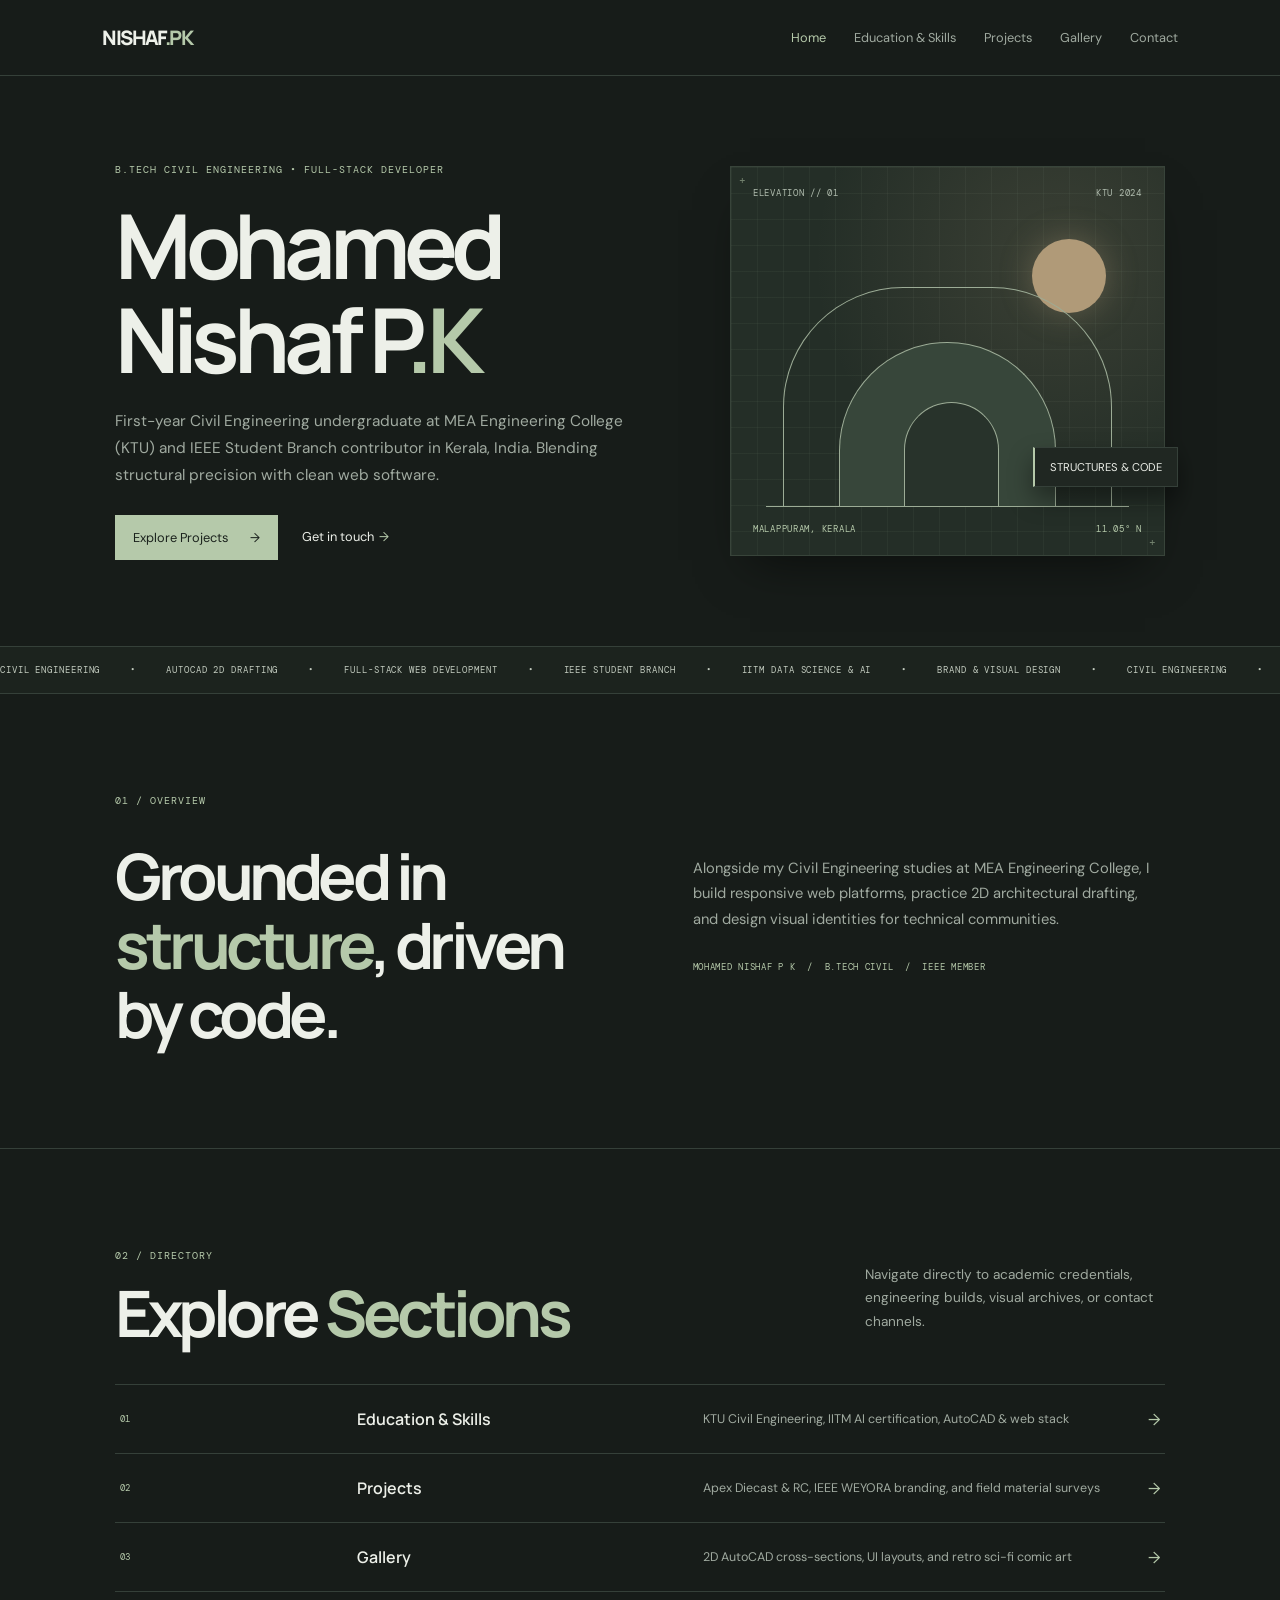
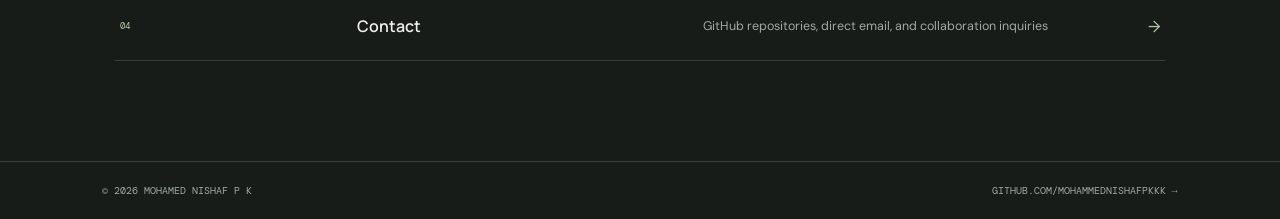
<file: index.html>
<!DOCTYPE html>
<html lang="en">
<head>
  <meta charset="UTF-8">
  <meta name="viewport" content="width=device-width, initial-scale=1.0">
  <title>Mohamed Nishaf P K — Civil Engineering & Web Portfolio</title>
  <link rel="stylesheet" href="style.css">
</head>
<body class="home-page">
  <div class="loader" id="loader">
    <div class="loader-mark">NPK<span>.</span></div>
    <p>LOADING PORTFOLIO</p>
    <div class="loader-track"><span></span></div>
  </div>

  <header>
    <a href="index.html" class="brand">NISHAF<span>.PK</span></a>
    <nav>
      <a href="index.html" class="active">Home</a>
      <a href="education.html">Education &amp; Skills</a>
      <a href="projects.html">Projects</a>
      <a href="gallery.html">Gallery</a>
      <a href="contact.html">Contact</a>
    </nav>
  </header>

  <main>
    <section class="home-hero">
      <div class="home-hero-copy reveal">
        <p class="eyebrow">B.TECH CIVIL ENGINEERING • FULL-STACK DEVELOPER</p>
        <h1>Mohamed Nishaf P<span>.K</span></h1>
        <p class="home-intro">First-year Civil Engineering undergraduate at MEA Engineering College (KTU) and IEEE Student Branch contributor in Kerala, India. Blending structural precision with clean web software.</p>
        <div class="home-actions">
          <a href="projects.html" class="button">Explore Projects <span>→</span></a>
          <a href="contact.html" class="home-text-link">Get in touch <span>→</span></a>
        </div>
      </div>

      <div class="home-art reveal" aria-hidden="true">
        <div class="home-art-top"><span>ELEVATION // 01</span><span>KTU 2024</span></div>
        <div class="home-sun"></div>
        <div class="home-arch home-arch-back"></div>
        <div class="home-arch home-arch-middle"></div>
        <div class="home-arch home-arch-front"></div>
        <div class="home-ground"></div>
        <div class="home-art-caption"><span>MALAPPURAM, KERALA</span><span>11.05° N</span></div>
        <div class="home-art-label">STRUCTURES &amp; CODE</div>
      </div>
    </section>

    <div class="ticker" aria-hidden="true">
      <div class="ticker-track">
        <span>CIVIL ENGINEERING</span><span>•</span>
        <span>AUTOCAD 2D DRAFTING</span><span>•</span>
        <span>FULL-STACK WEB DEVELOPMENT</span><span>•</span>
        <span>IEEE STUDENT BRANCH</span><span>•</span>
        <span>IITM DATA SCIENCE &amp; AI</span><span>•</span>
        <span>BRAND &amp; VISUAL DESIGN</span><span>•</span>
        <span>CIVIL ENGINEERING</span><span>•</span>
        <span>AUTOCAD 2D DRAFTING</span><span>•</span>
        <span>FULL-STACK WEB DEVELOPMENT</span><span>•</span>
        <span>IEEE STUDENT BRANCH</span><span>•</span>
        <span>IITM DATA SCIENCE &amp; AI</span><span>•</span>
        <span>BRAND &amp; VISUAL DESIGN</span><span>•</span>
      </div>
    </div>

    <section class="overview">
      <div class="section-width reveal">
        <p class="eyebrow">01 / OVERVIEW</p>
        <div class="overview-content">
          <h2>Grounded in <span>structure</span>, driven by code.</h2>
          <div>
            <p>Alongside my Civil Engineering studies at MEA Engineering College, I build responsive web platforms, practice 2D architectural drafting, and design visual identities for technical communities.</p>
            <p class="home-signature">MOHAMED NISHAF P K <span>/</span> B.TECH CIVIL <span>/</span> IEEE MEMBER</p>
          </div>
        </div>
      </div>
    </section>

    <section class="directory">
      <div class="section-width reveal">
        <div class="directory-heading">
          <div>
            <p class="eyebrow">02 / DIRECTORY</p>
            <h2>Explore <span>Sections</span></h2>
          </div>
          <p class="directory-note">Navigate directly to academic credentials, engineering builds, visual archives, or contact channels.</p>
        </div>

        <div class="directory-list">
          <a href="education.html" class="directory-card">
            <span class="directory-number">01</span>
            <span class="directory-title">Education &amp; Skills</span>
            <span class="directory-description">KTU Civil Engineering, IITM AI certification, AutoCAD &amp; web stack</span>
            <span class="directory-arrow">→</span>
          </a>
          <a href="projects.html" class="directory-card">
            <span class="directory-number">02</span>
            <span class="directory-title">Projects</span>
            <span class="directory-description">Apex Diecast &amp; RC, IEEE WEYORA branding, and field material surveys</span>
            <span class="directory-arrow">→</span>
          </a>
          <a href="gallery.html" class="directory-card">
            <span class="directory-number">03</span>
            <span class="directory-title">Gallery</span>
            <span class="directory-description">2D AutoCAD cross-sections, UI layouts, and retro sci-fi comic art</span>
            <span class="directory-arrow">→</span>
          </a>
          <a href="contact.html" class="directory-card">
            <span class="directory-number">04</span>
            <span class="directory-title">Contact</span>
            <span class="directory-description">GitHub repositories, direct email, and collaboration inquiries</span>
            <span class="directory-arrow">→</span>
          </a>
        </div>
      </div>
    </section>
  </main>

  <footer>
    <span>© 2026 MOHAMED NISHAF P K</span>
    <a href="https://github.com/mohammednishafpkkk" target="_blank">GITHUB.COM/MOHAMMEDNISHAFPKKK →</a>
  </footer>
  <script src="script.js"></script>
</body>
</html>
</file>
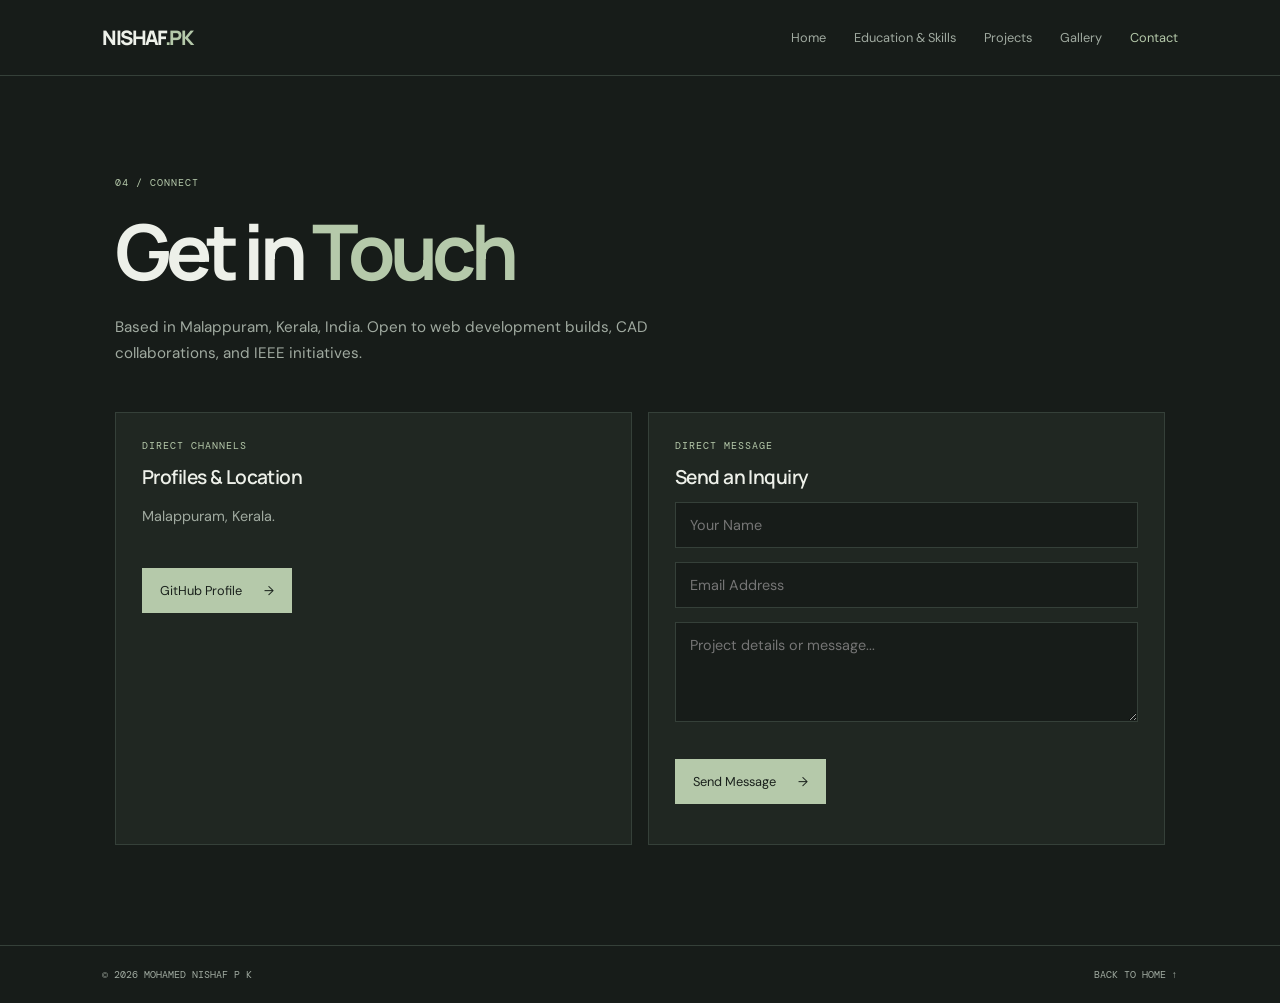
<file: contact.html>
<!DOCTYPE html>
<html lang="en">
<head>
  <meta charset="UTF-8">
  <meta name="viewport" content="width=device-width, initial-scale=1.0">
  <title>Contact — Mohamed Nishaf P K</title>
  <link rel="stylesheet" href="style.css">
</head>
<body>
  <div class="loader" id="loader">
    <div class="loader-mark">NPK<span>.</span></div>
    <p>LOADING CONTACT</p>
    <div class="loader-track"><span></span></div>
  </div>

  <header>
    <a href="index.html" class="brand">NISHAF<span>.PK</span></a>
    <nav>
      <a href="index.html">Home</a>
      <a href="education.html">Education &amp; Skills</a>
      <a href="projects.html">Projects</a>
      <a href="gallery.html">Gallery</a>
      <a href="contact.html" class="active">Contact</a>
    </nav>
  </header>

  <main class="page-wrap">
    <div class="reveal">
      <p class="eyebrow">04 / CONNECT</p>
      <h1>Get in <span>Touch</span></h1>
      <p class="intro">Based in Malappuram, Kerala, India. Open to web development builds, CAD collaborations, and IEEE initiatives.</p>
    </div>

    <div class="cards reveal">
      <div class="card">
        <p class="eyebrow">DIRECT CHANNELS</p>
        <h3>Profiles &amp; Location</h3>
        <p>Malappuram, Kerala.</p>
        <div style="margin-top: 20px;">
          <a href="https://github.com/mohammednishafpkkk" target="_blank" class="button">GitHub Profile <span>→</span></a>
        </div>
      </div>

      <form class="card" id="contact-form">
        <p class="eyebrow">DIRECT MESSAGE</p>
        <h3>Send an Inquiry</h3>
        <input type="text" name="name" class="form-field" placeholder="Your Name" required>
        <input type="email" name="email" class="form-field" placeholder="Email Address" required>
        <textarea rows="4" name="message" class="form-field" placeholder="Project details or message..." required></textarea>
        <button type="submit" id="send-btn" class="button" style="border:0; cursor:pointer;">Send Message <span>→</span></button>
        <p id="form-status" class="eyebrow" style="margin-top: 14px;"></p>
      </form>
    </div>
  </main>

  <footer>
    <span>© 2026 MOHAMED NISHAF P K</span>
    <a href="index.html">BACK TO HOME ↑</a>
  </footer>

  <script src="script.js"></script>
    <script src="script.js"></script>
  <script>
    const WORKER_URL = 'https://throbbing-darkness-d32d.aknnmwillback.workers.dev';

    document.getElementById('contact-form').addEventListener('submit', async function(e) {
      e.preventDefault();
      var btn = document.getElementById('send-btn');
      var status = document.getElementById('form-status');
      btn.innerHTML = 'Sending...';
      btn.disabled = true;

      try {
        var res = await fetch(WORKER_URL, {
          method: 'POST',
          headers: { 'Content-Type': 'application/json' },
          body: JSON.stringify({
            name: this.name.value,
            email: this.email.value,
            message: this.message.value
          })
        });
        var data = await res.json();

        if (data.ok) {
          status.textContent = 'MESSAGE DELIVERED SUCCESSFULLY.';
          btn.innerHTML = 'Sent <span>✓</span>';
          this.reset();
        } else {
          status.textContent = 'ERROR: ' + (data.error || 'FAILED TO SEND');
          btn.innerHTML = 'Send Message <span>→</span>';
        }
      } catch (err) {
        status.textContent = 'NETWORK ERROR. PLEASE TRY AGAIN.';
        btn.innerHTML = 'Send Message <span>→</span>';
      }
      btn.disabled = false;
    });
  </script>

</body>
</html>
</file>
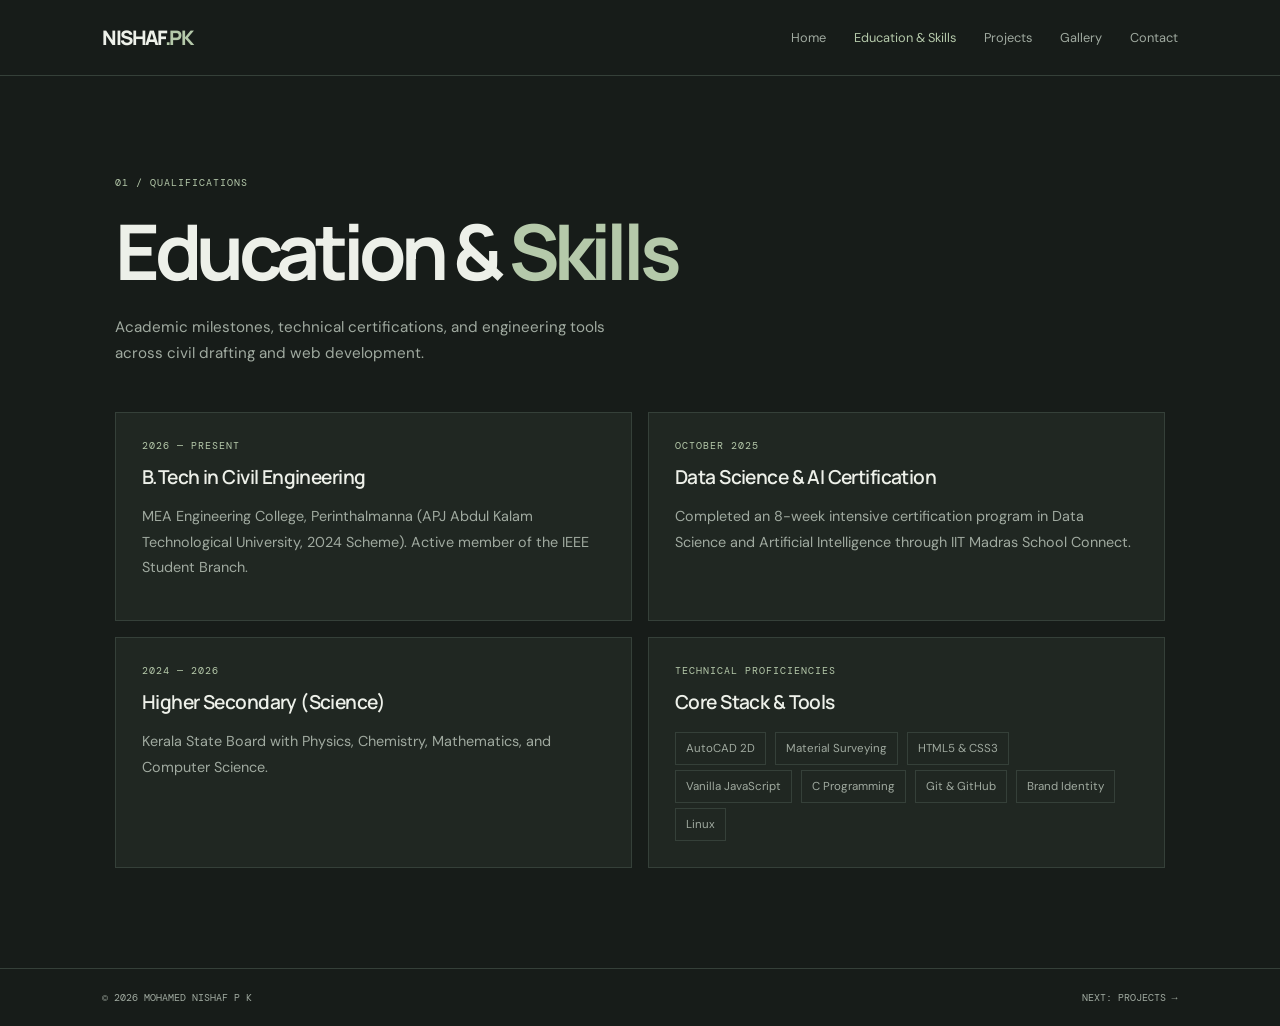
<file: education.html>
<!DOCTYPE html>
<html lang="en">
<head>
  <meta charset="UTF-8">
  <meta name="viewport" content="width=device-width, initial-scale=1.0">
  <title>Education & Skills — Mohamed Nishaf P K</title>
  <link rel="stylesheet" href="style.css">
</head>
<body>
  <div class="loader" id="loader">
    <div class="loader-mark">NPK<span>.</span></div>
    <p>LOADING QUALIFICATIONS</p>
    <div class="loader-track"><span></span></div>
  </div>

  <header>
    <a href="index.html" class="brand">NISHAF<span>.PK</span></a>
    <nav>
      <a href="index.html">Home</a>
      <a href="education.html" class="active">Education &amp; Skills</a>
      <a href="projects.html">Projects</a>
      <a href="gallery.html">Gallery</a>
      <a href="contact.html">Contact</a>
    </nav>
  </header>

  <main class="page-wrap">
    <div class="reveal">
      <p class="eyebrow">01 / QUALIFICATIONS</p>
      <h1>Education &amp; <span>Skills</span></h1>
      <p class="intro">Academic milestones, technical certifications, and engineering tools across civil drafting and web development.</p>
    </div>

    <div class="cards reveal">
      <article class="card">
        <p class="eyebrow">2026 — PRESENT</p>
        <h3>B.Tech in Civil Engineering</h3>
        <p>MEA Engineering College, Perinthalmanna (APJ Abdul Kalam Technological University, 2024 Scheme). Active member of the IEEE Student Branch.</p>
      </article>

      <article class="card">
        <p class="eyebrow">OCTOBER 2025</p>
        <h3>Data Science &amp; AI Certification</h3>
        <p>Completed an 8-week intensive certification program in Data Science and Artificial Intelligence through IIT Madras School Connect.</p>
      </article>

      <article class="card">
        <p class="eyebrow">2024 — 2026</p>
        <h3>Higher Secondary (Science)</h3>
        <p>Kerala State Board with Physics, Chemistry, Mathematics, and Computer Science. </p>
      </article>

      <article class="card">
        <p class="eyebrow">TECHNICAL PROFICIENCIES</p>
        <h3>Core Stack &amp; Tools</h3>
        <div>
          <span class="tag">AutoCAD 2D</span>
          <span class="tag">Material Surveying</span>
          <span class="tag">HTML5 &amp; CSS3</span>
          <span class="tag">Vanilla JavaScript</span>
          <span class="tag">C Programming</span>
          <span class="tag">Git &amp; GitHub</span>
          <span class="tag">Brand Identity</span>
          <span class="tag">Linux </span>
        </div>
      </article>
    </div>
  </main>

  <footer>
    <span>© 2026 MOHAMED NISHAF P K</span>
    <a href="projects.html">NEXT: PROJECTS →</a>
  </footer>
  <script src="script.js"></script>
</body>
</html>
</file>
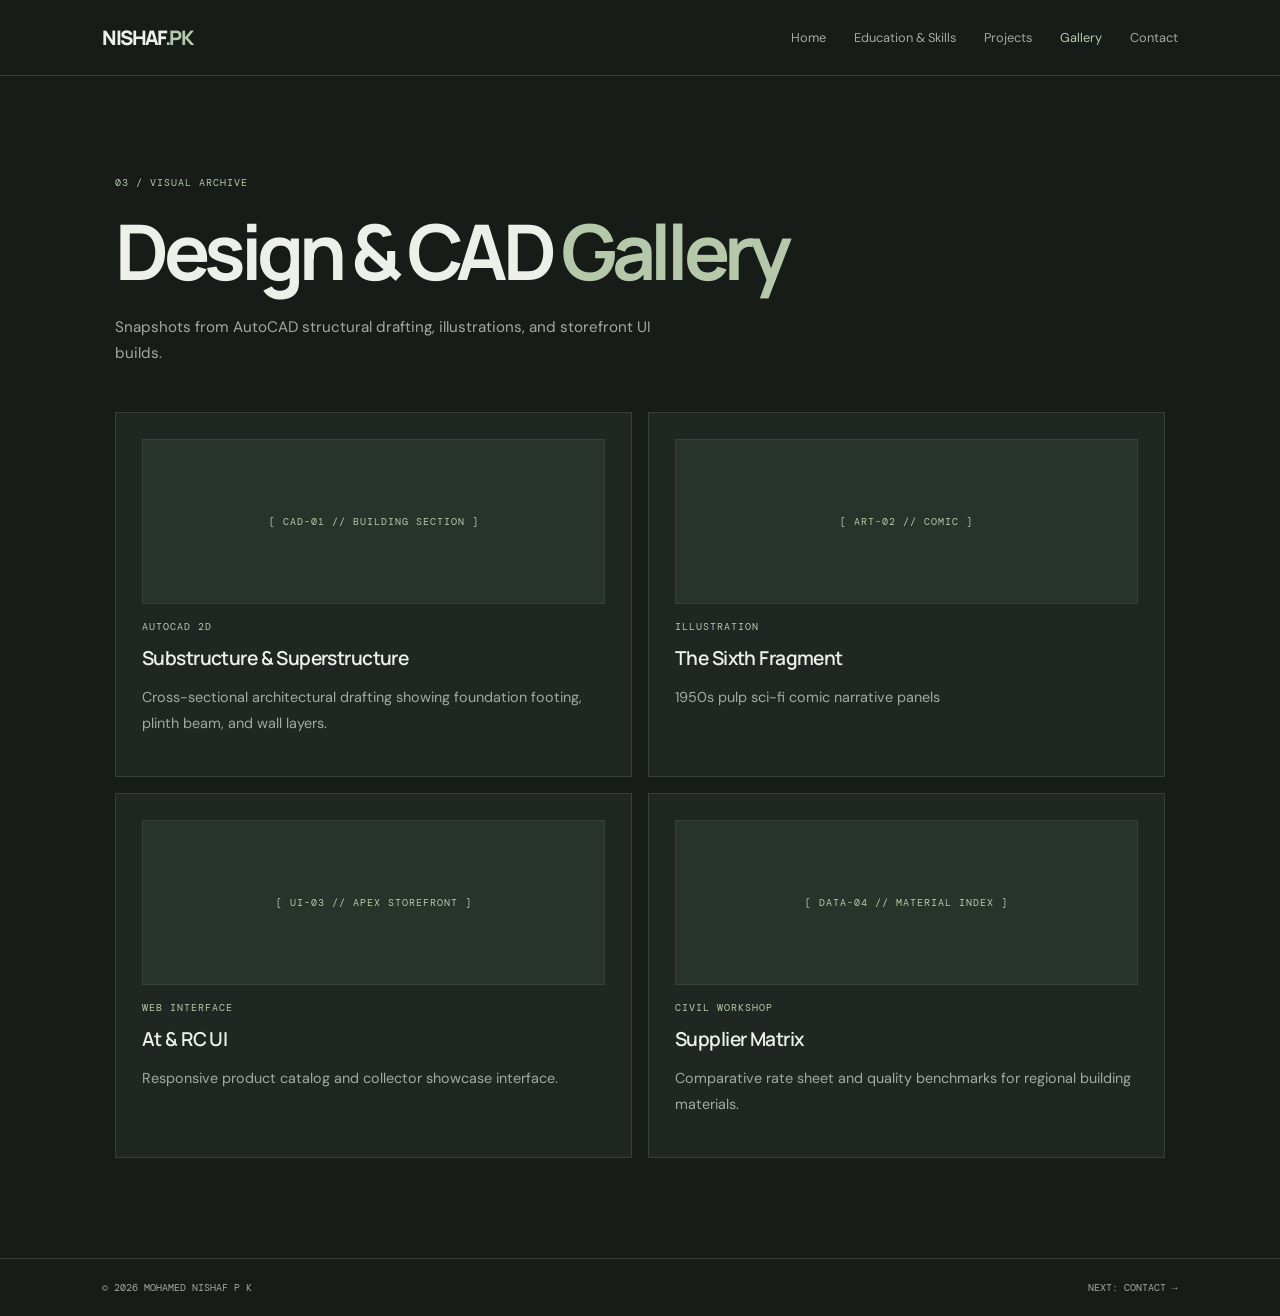
<file: gallery.html>
<!DOCTYPE html>
<html lang="en">
<head>
  <meta charset="UTF-8">
  <meta name="viewport" content="width=device-width, initial-scale=1.0">
  <title>Gallery — Mohamed Nishaf P K</title>
  <link rel="stylesheet" href="style.css">
</head>
<body>
  <div class="loader" id="loader">
    <div class="loader-mark">NPK<span>.</span></div>
    <p>LOADING GALLERY</p>
    <div class="loader-track"><span></span></div>
  </div>

  <header>
    <a href="index.html" class="brand">NISHAF<span>.PK</span></a>
    <nav>
      <a href="index.html">Home</a>
      <a href="education.html">Education &amp; Skills</a>
      <a href="projects.html">Projects</a>
      <a href="gallery.html" class="active">Gallery</a>
      <a href="contact.html">Contact</a>
    </nav>
  </header>

  <main class="page-wrap">
    <div class="reveal">
      <p class="eyebrow">03 / VISUAL ARCHIVE</p>
      <h1>Design &amp; CAD <span>Gallery</span></h1>
      <p class="intro">Snapshots from AutoCAD structural drafting, illustrations, and storefront UI builds.</p>
    </div>

    <div class="cards reveal">
      <article class="card">
        <div class="art-preview">[ CAD-01 // BUILDING SECTION ]</div>
        <p class="eyebrow">AUTOCAD 2D</p>
        <h3>Substructure &amp; Superstructure</h3>
        <p>Cross-sectional architectural drafting showing foundation footing, plinth beam, and wall layers.</p>
      </article>

      <article class="card">
        <div class="art-preview">[ ART-02 //  COMIC ]</div>
        <p class="eyebrow">ILLUSTRATION</p>
        <h3> The Sixth Fragment</h3>
        <p>1950s pulp sci-fi comic narrative panels </p>
      </article>

      <article class="card">
        <div class="art-preview">[ UI-03 // APEX STOREFRONT ]</div>
        <p class="eyebrow">WEB INTERFACE</p>
        <h3>At &amp; RC UI</h3>
        <p>Responsive product catalog and collector showcase interface.</p>
      </article>

      <article class="card">
        <div class="art-preview">[ DATA-04 // MATERIAL INDEX ]</div>
        <p class="eyebrow">CIVIL WORKSHOP</p>
        <h3>Supplier Matrix</h3>
        <p>Comparative rate sheet and quality benchmarks for regional building materials.</p>
      </article>
    </div>
  </main>

  <footer>
    <span>© 2026 MOHAMED NISHAF P K</span>
    <a href="contact.html">NEXT: CONTACT →</a>
  </footer>
  <script src="script.js"></script>
</body>
</html>
</file>
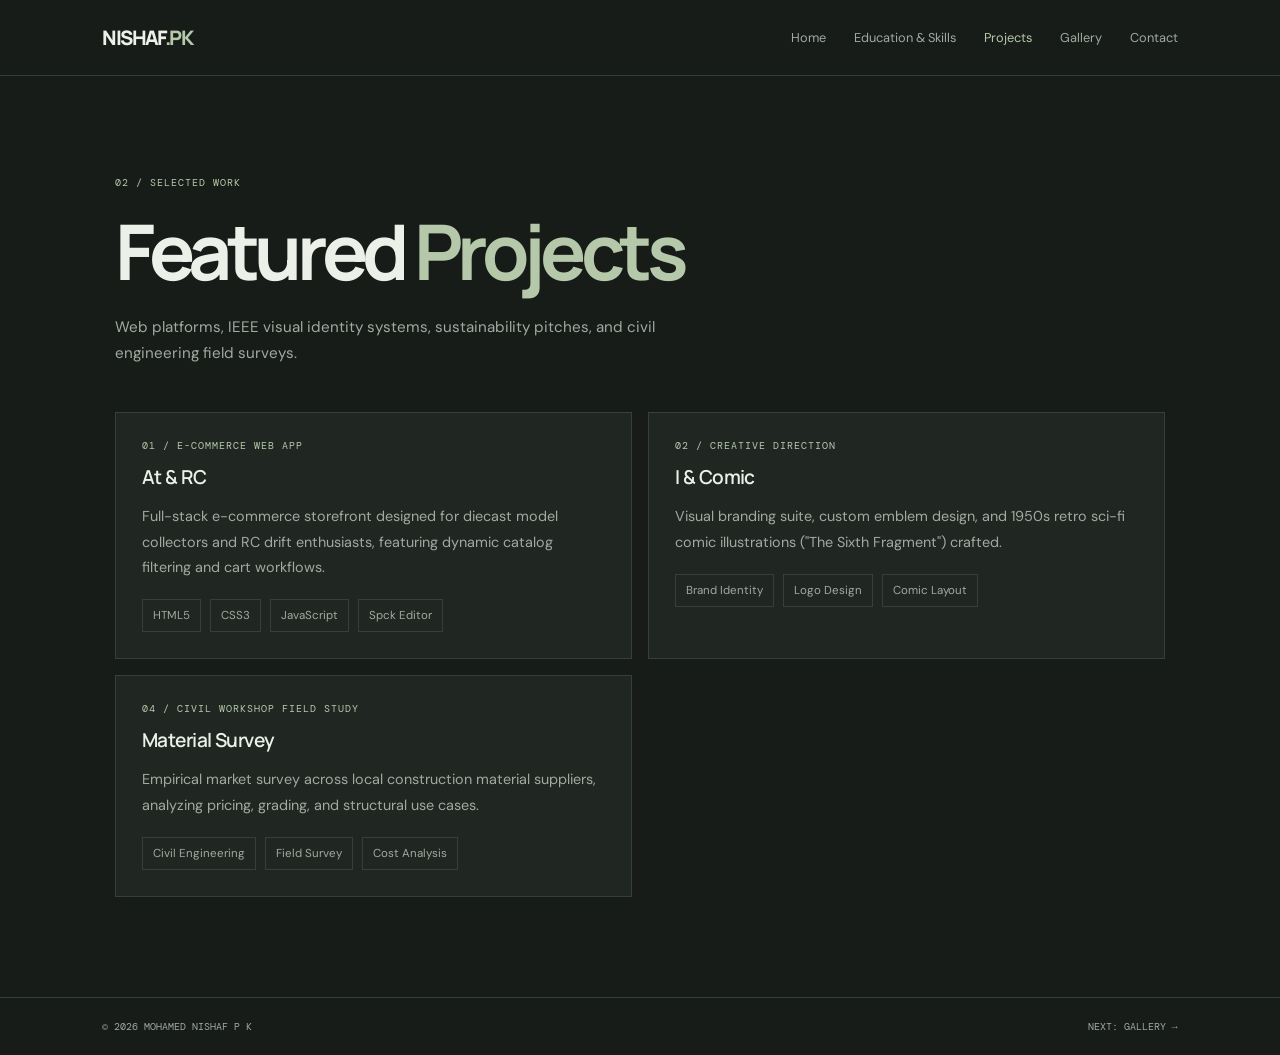
<file: projects.html>
<!DOCTYPE html>
<html lang="en">
<head>
  <meta charset="UTF-8">
  <meta name="viewport" content="width=device-width, initial-scale=1.0">
  <title>Projects — Mohamed Nishaf P K</title>
  <link rel="stylesheet" href="style.css">
</head>
<body>
  <div class="loader" id="loader">
    <div class="loader-mark">NPK<span>.</span></div>
    <p>LOADING PROJECTS</p>
    <div class="loader-track"><span></span></div>
  </div>

  <header>
    <a href="index.html" class="brand">NISHAF<span>.PK</span></a>
    <nav>
      <a href="index.html">Home</a>
      <a href="education.html">Education &amp; Skills</a>
      <a href="projects.html" class="active">Projects</a>
      <a href="gallery.html">Gallery</a>
      <a href="contact.html">Contact</a>
    </nav>
  </header>

  <main class="page-wrap">
    <div class="reveal">
      <p class="eyebrow">02 / SELECTED WORK</p>
      <h1>Featured <span>Projects</span></h1>
      <p class="intro">Web platforms, IEEE visual identity systems, sustainability pitches, and civil engineering field surveys.</p>
    </div>

    <div class="cards reveal">
      <article class="card">
        <p class="eyebrow">01 / E-COMMERCE WEB APP</p>
        <h3>At &amp; RC</h3>
        <p>Full-stack e-commerce storefront designed for diecast model collectors and RC drift enthusiasts, featuring dynamic catalog filtering and cart workflows.</p>
        <div>
          <span class="tag">HTML5</span>
          <span class="tag">CSS3</span>
          <span class="tag">JavaScript</span>
          <span class="tag">Spck Editor</span>
        </div>
      </article>

      <article class="card">
        <p class="eyebrow">02 / CREATIVE DIRECTION</p>
        <h3>I &amp; Comic</h3>
        <p>Visual branding suite, custom emblem design, and 1950s retro sci-fi comic illustrations ("The Sixth Fragment") crafted.</p>
        <div>
          <span class="tag">Brand Identity</span>
          <span class="tag">Logo Design</span>
          <span class="tag">Comic Layout</span>
        </div>
      </article>


      <article class="card">
        <p class="eyebrow">04 / CIVIL WORKSHOP FIELD STUDY</p>
        <h3>Material Survey</h3>
        <p>Empirical market survey across local construction material suppliers, analyzing pricing, grading, and structural use cases.</p>
        <div>
          <span class="tag">Civil Engineering</span>
          <span class="tag">Field Survey</span>
          <span class="tag">Cost Analysis</span>
        </div>
      </article>
    </div>
  </main>

  <footer>
    <span>© 2026 MOHAMED NISHAF P K</span>
    <a href="gallery.html">NEXT: GALLERY →</a>
  </footer>
  <script src="script.js"></script>
</body>
</html>
</file>
<file: style.css>
@import url('https://fonts.googleapis.com/css2?family=DM+Mono:wght@400;500&family=DM+Sans:wght@400;500;600;700&family=Manrope:wght@400;500;600;700;800&display=swap');

:root {
  --bg: #171c19;
  --surface: #202722;
  --surface-light: #28332b;
  --text: #edf0e9;
  --muted: #a0aaa0;
  --green: #b5c9aa;
  --line: #354039;
  --sans: "DM Sans", sans-serif;
  --display: "Manrope", sans-serif;
  --mono: "DM Mono", monospace;
}

* {
  box-sizing: border-box;
}

html {
  scroll-behavior: smooth;
}

body {
  margin: 0;
  min-width: 320px;
  background: var(--bg);
  color: var(--text);
  font-family: var(--sans);
  -webkit-font-smoothing: antialiased;
}

a {
  color: inherit;
  text-decoration: none;
}

button,
input,
textarea {
  font: inherit;
}

img {
  display: block;
  max-width: 100%;
}

/* Loading screen */
.loader {
  position: fixed;
  z-index: 1000;
  top: 0;
  right: 0;
  bottom: 0;
  left: 0;
  display: grid;
  place-content: center;
  justify-items: center;
  gap: 16px;
  background: var(--bg);
  transition: opacity 0.5s ease, visibility 0.5s ease;
}

.loader.hidden {
  opacity: 0;
  visibility: hidden;
  pointer-events: none;
}

.loader-mark {
  color: var(--text);
  font: 800 2rem var(--display);
  letter-spacing: -0.08em;
}

.loader-mark span,
.brand span {
  color: var(--green);
}

.loader p {
  margin: 0;
  color: var(--muted);
  font: 10px var(--mono);
  letter-spacing: 0.06em;
}

.loader-track {
  width: 140px;
  height: 2px;
  overflow: hidden;
  background: var(--line);
}

.loader-track span {
  display: block;
  width: 45%;
  height: 100%;
  background: var(--green);
  animation: loader-move 1s ease-in-out infinite alternate;
}

@keyframes loader-move {
  from { transform: translateX(0); }
  to { transform: translateX(125%); }
}

/* Header and navigation */
header {
  position: relative;
  z-index: 5;
  min-height: 76px;
  padding: 0 8vw;
  display: flex;
  align-items: center;
  justify-content: space-between;
  gap: 24px;
  border-bottom: 1px solid var(--line);
  background: var(--bg);
}

.brand {
  flex: 0 0 auto;
  color: var(--text);
  font: 800 1.25rem var(--display);
  letter-spacing: -0.08em;
}

nav {
  display: flex;
  align-items: center;
  flex-wrap: wrap;
  gap: 28px;
}

nav a {
  color: var(--muted);
  font-size: 0.8rem;
  transition: color 0.2s ease;
}

nav a:hover,
nav a.active {
  color: var(--green);
}

/* Main sections and typography */
main {
  min-height: calc(100vh - 145px);
}

.page-wrap {
  width: min(88%, 1050px);
  margin: 0 auto;
  padding: 100px 0;
}

.eyebrow {
  margin: 0;
  color: var(--green);
  font: 10px var(--mono);
  letter-spacing: 0.1em;
  text-transform: uppercase;
}

h1 {
  margin: 22px 0;
  font: 700 clamp(2.7rem, 6vw, 5rem) / 1.05 var(--display);
  letter-spacing: -0.07em;
}

h1 span {
  color: var(--green);
}

h3 {
  margin: 12px 0;
  font: 600 1.2rem var(--display);
  letter-spacing: -0.03em;
}

p {
  line-height: 1.75;
}

.intro {
  max-width: 540px;
  color: var(--muted);
  font-size: 0.95rem;
}

.button {
  display: inline-flex;
  align-items: center;
  gap: 22px;
  margin-top: 18px;
  padding: 14px 18px;
  background: var(--green);
  color: #1a211c;
  font-size: 0.8rem;
  transition: transform 0.2s ease, background 0.2s ease;
}

.button:hover {
  transform: translateY(-2px);
  background: #c8d8bf;
}

/* Cards, Gallery & Forms */
.cards {
  display: grid;
  grid-template-columns: repeat(2, minmax(0, 1fr));
  gap: 16px;
  margin-top: 45px;
}

.card {
  min-width: 0;
  padding: 26px;
  border: 1px solid var(--line);
  background: var(--surface);
}

.card p:not(.eyebrow) {
  color: var(--muted);
  font-size: 0.9rem;
}

.tag {
  display: inline-block;
  margin: 5px 5px 0 0;
  padding: 8px 10px;
  border: 1px solid var(--line);
  color: var(--muted);
  font-size: 0.72rem;
}

.art-preview {
  height: 165px;
  margin-bottom: 16px;
  border: 1px solid var(--line);
  background: var(--surface-light);
  display: grid;
  place-content: center;
  color: var(--green);
  font: 10px var(--mono);
  letter-spacing: 0.1em;
}

.form-field {
  width: 100%;
  margin-bottom: 14px;
  padding: 13px 14px;
  border: 1px solid var(--line);
  background: var(--bg);
  color: var(--text);
  font-size: 0.9rem;
}

.form-field:focus {
  outline: none;
  border-color: var(--green);
}
/* Home page hero */
.home-page {
  overflow-x: hidden;
}

.home-hero {
  width: min(88%, 1050px);
  min-height: 570px;
  margin: 0 auto;
  padding: 80px 0;
  display: grid;
  grid-template-columns: minmax(0, 1.1fr) minmax(280px, 0.9fr);
  align-items: center;
  gap: 8%;
}

.home-hero-copy {
  max-width: 580px;
}

.home-hero h1 {
  font-size: clamp(3.4rem, 7vw, 6.2rem);
}

.home-intro {
  max-width: 570px;
  color: var(--muted);
  font-size: 0.96rem;
}

.home-actions {
  display: flex;
  align-items: center;
  flex-wrap: wrap;
  gap: 24px;
  margin-top: 26px;
}

.home-actions .button {
  margin-top: 0;
}

.home-text-link {
  display: inline-flex;
  align-items: center;
  color: var(--text);
  font-size: 0.8rem;
  line-height: 1;
}

.home-text-link span {
  margin-left: 5px;
  color: var(--green);
}

/* Enhanced Architectural Illustration */
.home-art {
  position: relative;
  width: 100%;
  height: 390px;
  overflow: visible;
  border: 1px solid #38443a;
  background-color: #242e27;
  background-image:
    linear-gradient(to right, rgba(181, 201, 170, 0.05) 1px, transparent 1px),
    linear-gradient(to bottom, rgba(181, 201, 170, 0.05) 1px, transparent 1px),
    radial-gradient(circle at 75% 24%, rgba(176, 154, 120, 0.16), transparent 55%);
  background-size: 26px 26px, 26px 26px, 100% 100%;
  box-shadow: 0 24px 48px -20px rgba(0, 0, 0, 0.55);
  transition: transform 0.25s ease-out, border-color 0.3s ease;
  transform-style: preserve-3d;
}

.home-art:hover {
  border-color: var(--green);
}

.home-art::before,
.home-art::after {
  content: '+';
  position: absolute;
  color: var(--green);
  font: 11px var(--mono);
  opacity: 0.55;
  pointer-events: none;
}

.home-art::before { top: 6px; left: 8px; }
.home-art::after { bottom: 6px; right: 8px; }

.home-art-top,
.home-art-caption {
  position: absolute;
  right: 22px;
  left: 22px;
  display: flex;
  justify-content: space-between;
  color: #b0bcae;
  font: 9px var(--mono);
  letter-spacing: 0.08em;
}

.home-art-top {
  top: 20px;
}

.home-sun {
  position: absolute;
  top: 72px;
  right: 58px;
  width: 74px;
  height: 74px;
  border-radius: 50%;
  background: #b09a78;
  box-shadow: 0 0 32px rgba(176, 154, 120, 0.35);
  transition: transform 0.35s ease;
}

.home-arch {
  position: absolute;
  bottom: 48px;
  border: 1px solid #9cac96;
  border-bottom: 0;
  border-radius: 120px 120px 0 0;
  transition: transform 0.35s ease, border-color 0.3s ease;
}

.home-art:hover .home-arch-back {
  border-color: var(--green);
}

.home-arch-back {
  left: 12%;
  width: 76%;
  height: 220px;
}

.home-arch-middle {
  left: 25%;
  width: 50%;
  height: 165px;
  background: #37463a;
}

.home-arch-front {
  left: 40%;
  width: 22%;
  height: 105px;
  background: #28332b;
}

.home-ground {
  position: absolute;
  right: 8%;
  bottom: 48px;
  left: 8%;
  height: 1px;
  background: #9cac96;
}

.home-art-caption {
  bottom: 20px;
}

.home-art-caption span {
  color: var(--green);
}

.home-art-label {
  position: absolute;
  right: -14px;
  bottom: 68px;
  padding: 12px 15px;
  border: 1px solid var(--line);
  border-left: 2px solid var(--green);
  background: var(--surface);
  color: var(--text);
  font-size: 0.7rem;
  box-shadow: 0 12px 24px rgba(0, 0, 0, 0.4);
  transition: transform 0.3s ease;
}

.home-art:hover .home-art-label {
  transform: translate(-4px, -3px);
}

/* Moving interests ticker */
.ticker {
  overflow: hidden;
  padding: 17px 0;
  border-top: 1px solid var(--line);
  border-bottom: 1px solid var(--line);
  background: #1c231e;
}

.ticker-track {
  display: flex;
  width: max-content;
  gap: 30px;
  animation: ticker-scroll 35s linear infinite;
}

.ticker-track span {
  color: #c2cbbf;
  font: 9px var(--mono);
  letter-spacing: 0.1em;
  white-space: nowrap;
}

@keyframes ticker-scroll {
  from { transform: translateX(0); }
  to { transform: translateX(-50%); }
}

/* Overview & Directory */
.section-width {
  width: min(88%, 1050px);
  margin: 0 auto;
}

.overview {
  padding: 100px 0;
  border-bottom: 1px solid var(--line);
}

.overview-content {
  display: grid;
  grid-template-columns: minmax(0, 1fr) minmax(0, 1fr);
  align-items: start;
  gap: 10%;
  margin-top: 34px;
}

.overview-content h2,
.directory-heading h2 {
  margin: 0;
  font: 700 clamp(2.5rem, 5vw, 4.2rem) / 1.08 var(--display);
  letter-spacing: -0.07em;
}

.overview-content h2 span,
.directory-heading h2 span {
  color: var(--green);
}

.overview-content > div p {
  color: var(--muted);
  font-size: 0.92rem;
}

.overview-content .home-signature {
  margin-top: 28px;
  color: var(--green);
  font: 9px var(--mono);
  letter-spacing: 0.08em;
}

.home-signature span {
  padding: 0 6px;
}

.directory {
  padding: 100px 0;
}

.directory-heading {
  display: flex;
  align-items: flex-end;
  justify-content: space-between;
  gap: 30px;
  margin-bottom: 36px;
}

.directory-heading h2 {
  margin-top: 16px;
}

.directory-note {
  max-width: 300px;
  color: var(--muted);
  font-size: 0.85rem;
}

.directory-list {
  border-top: 1px solid var(--line);
}

.directory-card {
  display: grid;
  grid-template-columns: 0.8fr 1.2fr 1.5fr 30px;
  align-items: center;
  gap: 20px;
  padding: 23px 5px;
  border-bottom: 1px solid var(--line);
  transition: padding 0.2s ease, background 0.2s ease;
}

.directory-card:hover {
  padding-right: 12px;
  padding-left: 12px;
  background: var(--surface);
}

.directory-number {
  color: var(--green);
  font: 9px var(--mono);
}

.directory-title {
  font: 600 1rem var(--display);
}

.directory-description {
  color: var(--muted);
  font-size: 0.78rem;
}

.directory-arrow {
  color: var(--green);
  text-align: right;
}

/* Footer & Smooth Reveal */
footer {
  padding: 22px 8vw;
  display: flex;
  align-items: center;
  justify-content: space-between;
  gap: 15px;
  border-top: 1px solid var(--line);
  color: var(--muted);
  font: 10px var(--mono);
}

footer a:hover {
  color: var(--green);
}

.reveal {
  opacity: 0;
  transform: translateY(22px);
  transition: opacity 0.75s cubic-bezier(0.22, 1, 0.36, 1),
              transform 0.75s cubic-bezier(0.22, 1, 0.36, 1);
  will-change: opacity, transform;
}

.reveal.visible {
  opacity: 1;
  transform: translateY(0);
}

/* Responsive */
@media (max-width: 760px) {
  header { padding-right: 6vw; padding-left: 6vw; }
  nav { gap: 18px; }
  .home-hero { width: 88%; grid-template-columns: 1fr; gap: 45px; padding: 70px 0; }
  .home-art { width: 100%; max-width: 500px; height: 340px; }
  .section-width { width: 88%; }
  .overview-content { grid-template-columns: 1fr; gap: 26px; }
  .directory-heading { align-items: flex-start; flex-direction: column; }
  .directory-card { grid-template-columns: 1fr 30px; gap: 8px; }
  .directory-number, .directory-title, .directory-description { grid-column: 1; }
  .directory-arrow { grid-column: 2; grid-row: 1 / span 3; }
}

@media (max-width: 560px) {
  header { padding: 18px 6vw; align-items: flex-start; flex-direction: column; gap: 18px; }
  nav { width: 100%; gap: 12px 18px; }
  nav a { font-size: 0.76rem; }
  .page-wrap { width: 88%; padding: 75px 0; }
  .home-hero { padding: 65px 0; }
  .home-hero h1 { font-size: clamp(3rem, 13vw, 4.5rem); }
  .home-art { height: 300px; }
  .home-art-label { right: -6px; }
  .art-preview { height: 140px; }
  .cards { grid-template-columns: 1fr; }
  .overview, .directory { padding: 75px 0; }
  .directory-card { padding: 18px 4px; }
  footer { padding: 20px 6vw; align-items: flex-start; flex-direction: column; }
}

@media (prefers-reduced-motion: reduce) {
  html { scroll-behavior: auto; }
  *, *::before, *::after { animation-duration: 0.01ms !important; transition-duration: 0.01ms !important; }
  .reveal { opacity: 1; transform: none; }
}
</file>
